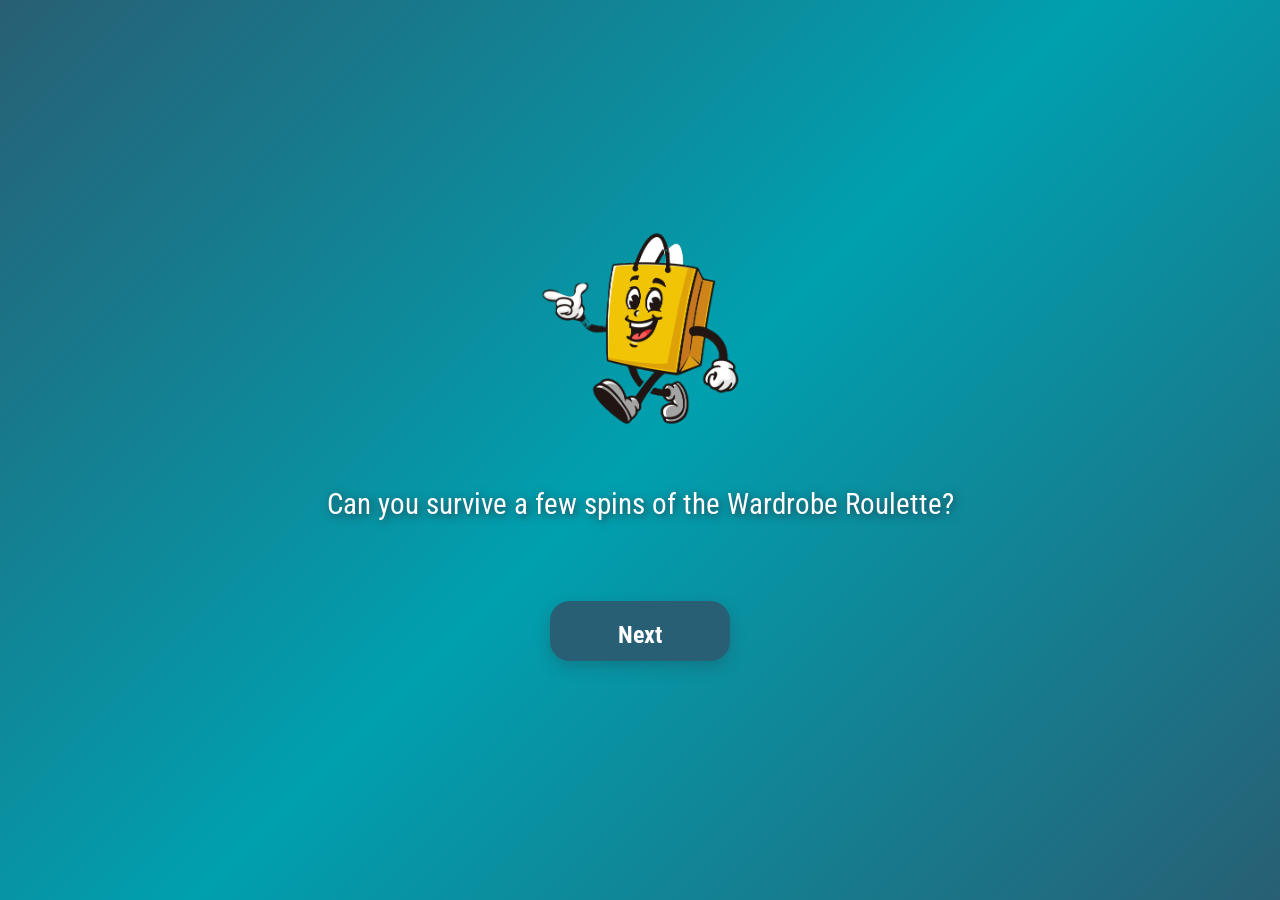
<file: index.html>
<!DOCTYPE html>
<html lang="en">
<head>
  <meta charset="UTF-8">
  <meta name="viewport" content="width=device-width, initial-scale=1.0">
  <title>Budget Boss - Start</title>
  <link rel="stylesheet" href="style.css">
</head>
<body class="start-screen">

  <div class="slides-container">
    <div class="slide" id="slide0">
      <img src="images/shopping_bag_man_pixian_ai.png" alt="Mannequin">
      <p>Can you survive a few spins of the Wardrobe Roulette?</p>
    </div>

    <div class="slide" id="slide1">
      <img src="images/shopping_bag_man_pixian_ai.png" alt="Mannequin">
      <p>Your goal: Pick shirts and bottoms wisely to stay under budget. Expensive items are tempting, but can you afford them?</p>
    <p class="tip">💡 Tip: Always check the price tag! Knowing the cost helps you make smart choices.</p>

    </div>

    <div class="slide" id="slide2">
      <img src="images/shopping_bag_man_pixian_ai.png" alt="Mannequin">
      <p>Watch your total spent at the top of the screen. Go over budget and you can’t submit your outfit!</p>
    <p class="tip">💡 Did you know? Creating a budget means planning how to spend your money wisely.</p>

    </div>

    <div class="slide" id="slide3">
      <img src="images/shopping_bag_man_pixian_ai.png" alt="Mannequin">
      <p>Each outfit choice has a cost. Mix and match carefully! Are you ready to spin the wheel?</p>
    <p class="tip">💡 Smart shoppers compare prices and look for the best value, not just the cheapest or most expensive items.</p>

    </div>

<div class="slide" id="slide4">
  <img src="images/shopping_bag_man_pixian_ai.png" alt="Clothing Info" style="width:250px; margin-bottom:20px;">
  
  <p style="font-size:1.5rem; line-height:2rem; text-align:left; max-width:600px; margin:auto;">
    <strong>Clothing is essential for every household member!</strong><br><br>
    - Clothing tends to wear out quickly, especially children's items and work clothes.<br>
    - It's easy to get carried away while shopping online. Consider setting a monthly limit.<br>
    - You may splurge on a designer item, but most clothes can be found at affordable stores.<br><br>
    <strong>DID YOU KNOW?</strong> The average family in America spends <strong>$2,000 per year</strong> on clothing!<br>
    Items in this category typically cost <strong>$22–$110 per month</strong>, and most people budget between <strong>2%–5% of their monthly income</strong>.
  </p>
</div>

    <div class="slide-controls">
    <button id="prevBtn">← Previous</button>
    <button id="nextBtn">Next </button>
    </div> 

  </div>

  <script>
    let currentSlide = 0;
    const totalSlides = 5;

function showSlide(index) {
  for (let i = 0; i < totalSlides; i++) {
    const slide = document.getElementById(`slide${i}`);
    slide.style.display = 'none';
    slide.classList.remove('active');
  }

  const activeSlide = document.getElementById(`slide${index}`);
  activeSlide.style.display = 'flex';
  activeSlide.classList.add('active');

  document.getElementById('prevBtn').style.display =
    index === 0 ? 'none' : 'inline-block';
}

    document.getElementById('nextBtn').onclick = () => {
      currentSlide++;
      if (currentSlide < totalSlides) {
        showSlide(currentSlide);
      } else {
        window.location.href = 'wheel.html';
      }

    }

    document.getElementById('prevBtn').onclick = () => {
  if (currentSlide > 0) {
    currentSlide--;
    showSlide(currentSlide);
  }
}


    showSlide(currentSlide);
  </script>

</body>
</html>
</file>
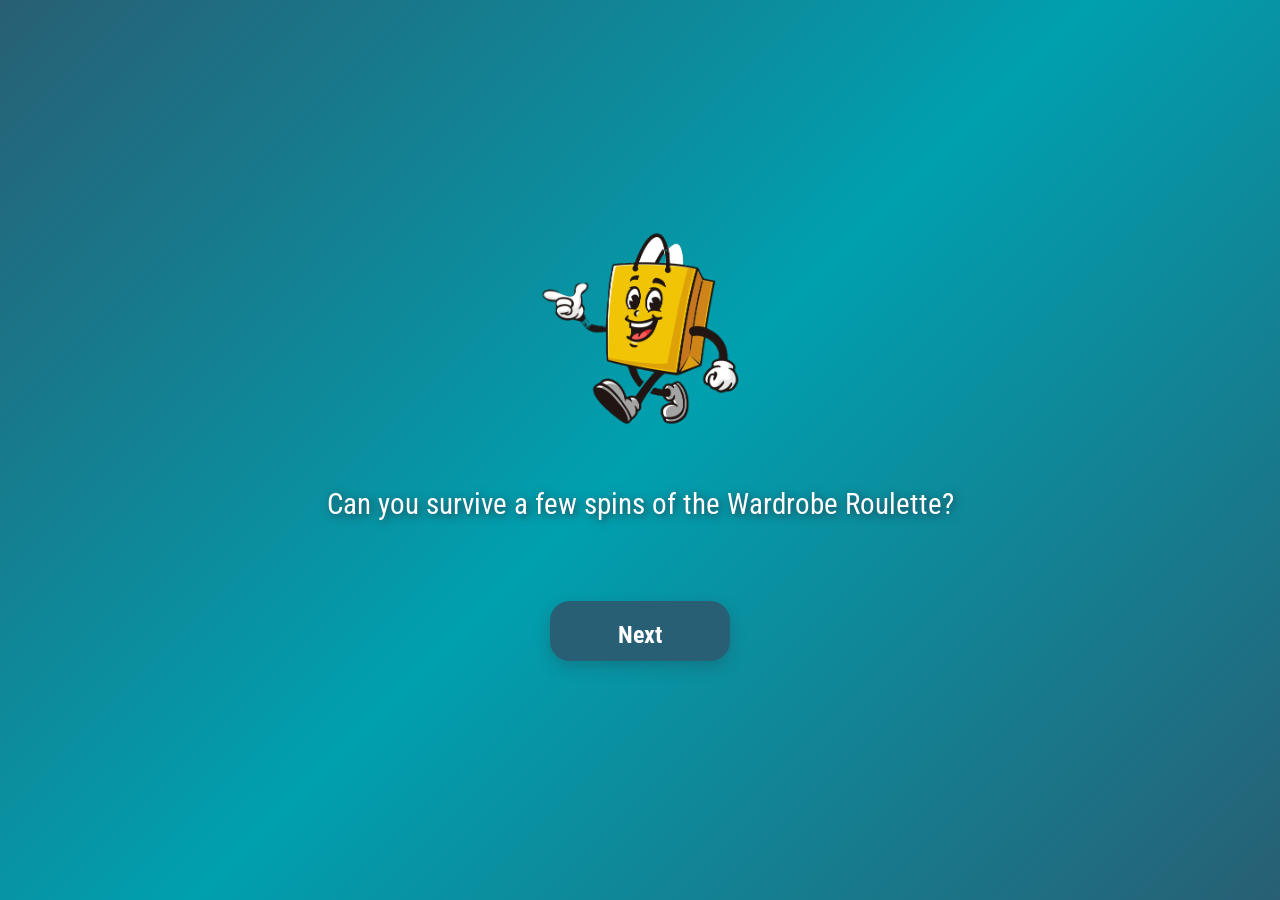
<file: start.html>
<!DOCTYPE html>
<html lang="en">
<head>
  <meta charset="UTF-8">
  <meta name="viewport" content="width=device-width, initial-scale=1.0">
  <title>Budget Boss - Start</title>
  <link rel="stylesheet" href="style.css">
</head>
<body class="start-screen">

  <div class="slides-container">
    <div class="slide" id="slide0">
      <img src="images/shopping_bag_man_pixian_ai.png" alt="Mannequin">
      <p>Can you survive a few spins of the Wardrobe Roulette?</p>
    </div>

    <div class="slide" id="slide1">
      <img src="images/shopping_bag_man_pixian_ai.png" alt="Mannequin">
      <p>Your goal: Pick shirts and bottoms wisely to stay under budget. Expensive items are tempting, but can you afford them?</p>
    <p class="tip">💡 Tip: Always check the price tag! Knowing the cost helps you make smart choices.</p>

    </div>

    <div class="slide" id="slide2">
      <img src="images/shopping_bag_man_pixian_ai.png" alt="Mannequin">
      <p>Watch your total spent at the top of the screen. Go over budget and you can’t submit your outfit!</p>
    <p class="tip">💡 Did you know? Creating a budget means planning how to spend your money wisely.</p>

    </div>

    <div class="slide" id="slide3">
      <img src="images/shopping_bag_man_pixian_ai.png" alt="Mannequin">
      <p>Each outfit choice has a cost. Mix and match carefully! Are you ready to spin the wheel?</p>
    <p class="tip">💡 Smart shoppers compare prices and look for the best value, not just the cheapest or most expensive items.</p>

    </div>

<div class="slide" id="slide4">
  <img src="images/shopping_bag_man_pixian_ai.png" alt="Clothing Info" style="width:250px; margin-bottom:20px;">
  
  <p style="font-size:1.5rem; line-height:2rem; text-align:left; max-width:600px; margin:auto;">
    <strong>Clothing is essential for every household member!</strong><br><br>
    - Clothing tends to wear out quickly, especially children's items and work clothes.<br>
    - It's easy to get carried away while shopping online. Consider setting a monthly limit.<br>
    - You may splurge on a designer item, but most clothes can be found at affordable stores.<br><br>
    <strong>DID YOU KNOW?</strong> The average family in America spends <strong>$2,000 per year</strong> on clothing!<br>
    Items in this category typically cost <strong>$22–$110 per month</strong>, and most people budget between <strong>2%–5% of their monthly income</strong>.
  </p>
</div>

    <div class="slide-controls">
    <button id="prevBtn">← Previous</button>
    <button id="nextBtn">Next</button>
    </div> 

  </div>

  <script>
    let currentSlide = 0;
    const totalSlides = 5;

function showSlide(index) {
  for (let i = 0; i < totalSlides; i++) {
    const slide = document.getElementById(`slide${i}`);
    slide.style.display = 'none';
    slide.classList.remove('active');
  }

  const activeSlide = document.getElementById(`slide${index}`);
  activeSlide.style.display = 'flex';
  activeSlide.classList.add('active');

  document.getElementById('prevBtn').style.display =
    index === 0 ? 'none' : 'inline-block';
}

    document.getElementById('nextBtn').onclick = () => {
      currentSlide++;
      if (currentSlide < totalSlides) {
        showSlide(currentSlide);
      } else {
        window.location.href = 'wheel.html';
      }

    }

    document.getElementById('prevBtn').onclick = () => {
  if (currentSlide > 0) {
    currentSlide--;
    showSlide(currentSlide);
  }
}


    showSlide(currentSlide);
  </script>

</body>
</html>
</file>
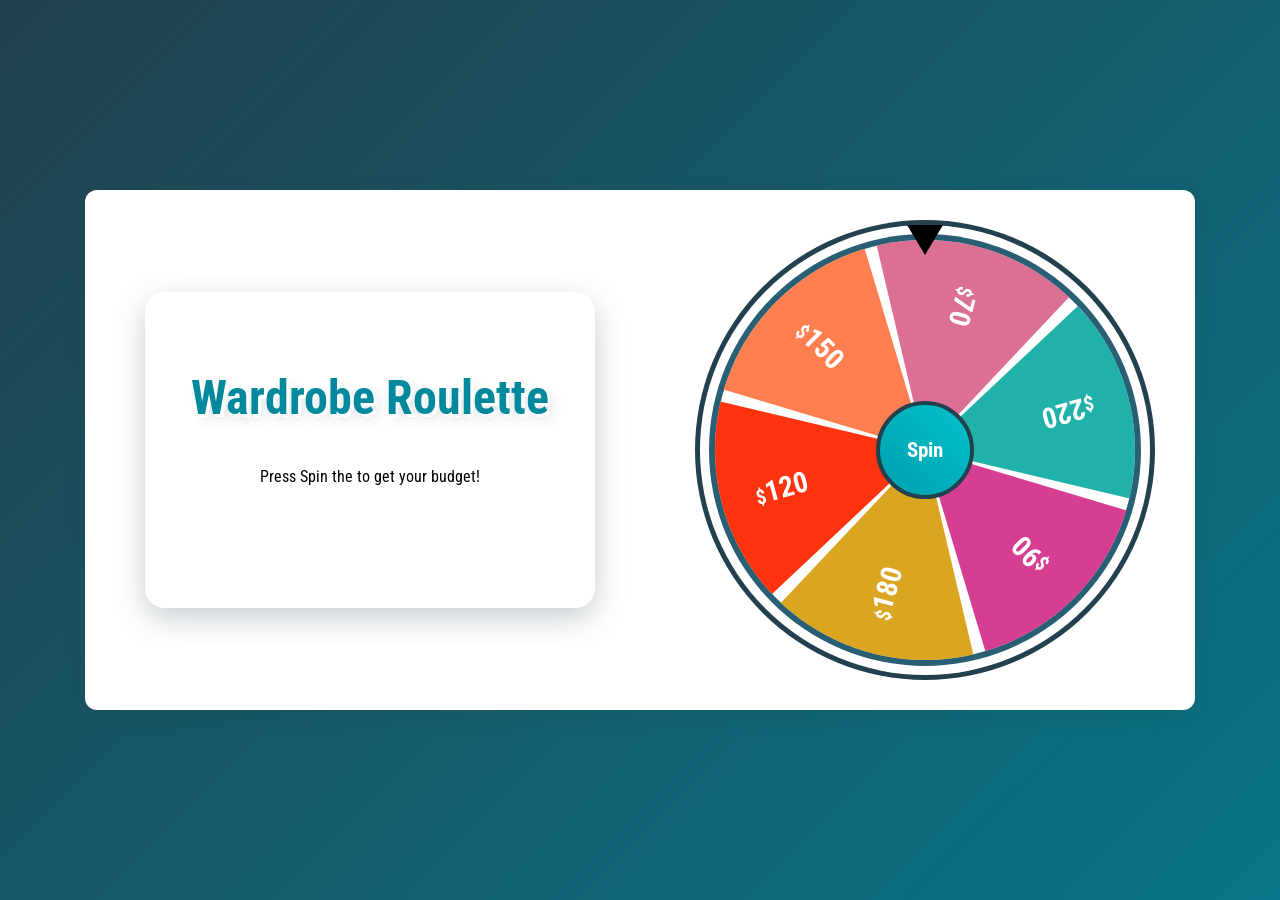
<file: wheel.html>
<!DOCTYPE html>
<html lang="en">
<head>
  <meta charset="UTF-8">
  <meta name="viewport" content="width=device-width, initial-scale=1.0">
  <title>Wardrobe Roulette</title>
  <link rel="stylesheet" href="style.css">
  <link href="https://fonts.googleapis.com/css2?family=Fredoka:wght@600&display=swap" rel="stylesheet">
</head>
<body class="wheel-page">

  <div class="container">

    <!-- LEFT IDE -->
    <div class="wheel-info">
  <h1>Wardrobe Roulette</h1>
  <p> Press Spin the to get your budget!</p>

  <p id = "budgetDisplay" class = "budget-text"></p>
  <button id="startGameBtn" class="start-btn" style="display:none;" onclick="startGame()">Start Choosing Outfit</button>
    </div>
<div class="wheel-container">

  <div class="spinBtn" id="spinBtn">Spin</div>

  <div class="wheel" id="wheel">
      <div class="number" style="--i:1; --clr:#db7093;"><span>70</span></div>
      <div class="number" style="--i:2; --clr:#20b2aa;"><span>220</span></div>
      <div class="number" style="--i:3; --clr:#d63e92;"><span>90</span></div>
      <div class="number" style="--i:4; --clr:#daa520;"><span>180</span></div>
      <div class="number" style="--i:5; --clr:#ff340f;"><span>120</span></div>
      <div class="number" style="--i:6; --clr:#ff7f50;"><span>150</span></div>
  </div>

</div>
</div>




  <script src="game.js"></script>
</body>
</html>
</file>
<file: style.css>
@import url('https://fonts.googleapis.com/css2?family=Montserrat:wght@400;700&family=Roboto+Condensed:wght@400;700&display=swap');

/* GAME PAGE STYLES */
body.game-page {
  background: linear-gradient(135deg, #285F74, #00C0CA); /* blue gradient */
  font-family: 'Roboto Condensed', sans-serif;
  min-height: 100vh;
  margin: 0;
  padding: 20px;
  color: #000;
  display: flex;
  justify-content: center;
  align-items: flex-start;
}

body.game-page .container {
  background: white;        /* opaque for contrast */
  color: #22404d;              /* dark text */
  width: 750px;
  margin: 40px auto;
  padding: 30px;
  border-radius: 12px;
  box-shadow: 0 6px 20px rgba(34,64,77,0.2);
}

/* Headings */
.container h2 {
  font-size: 2.5rem;
  margin-bottom: 15px;
  font-family: 'Montserrat', sans-serif;
}

#clothingRack h3 {
  font-size: 1.8rem;
  margin-bottom: 10px;
  font-family: 'Montserrat', sans-serif;
}

/* Game container layout */
.game-container {
  display: flex;
  gap: 30px;
  align-items: flex-start;
  justify-content: flex-start; /* so info box sits to the right of the rack */
}


/* Mannequin */
.mannequin-container {
  position: relative;
  width: 300px;
  height: 550px;
  border: 2px dashed #00a0af;  /* optional dashed border to show empty space */
  border-radius: 12px;
  background: #FFFFFF;       /* light background so clothes stand out */
}


#mannequin {
  width: 100%;
  height: auto;
}

#mannequinLayer {
  position: absolute;
  top: 0;
  left: 0;
  width: 100%;
  height: 100%;
  pointer-events: none;
  z-index: 10; /* make clothes appear on top */
}

/* Clothing rack items */
#itemsContainer {
  display: flex;
  flex-wrap: wrap;
  justify-content: flex-start;
  max-width: 400px;
}

.item {
  border: 2px solid #285f74;
  border-radius: 8px;
  padding: 5px;
  margin: 5px;
  cursor: pointer;
  width: 90px;
  text-align: center;
  position: relative;
  transition: transform 0.2s;
  background: #fff;
}

.item:hover {
  transform: scale(1.1);
  border-color: 00c0ca;
}

.selected {
  border: 2px solid green;
  background: rgba(0,193,202,0.1);
}

/* Clothing images pop */
#itemsContainer .item img {
  width: 60px;
  height: auto;
  box-shadow: 0 4px 10px rgba(34,64,77,0.15);
  margin-bottom: 5px;
}

/* Arrows for cycling colors */
/* ---------------- Arrows for cycling colors ---------------- */
/* ---------------- Arrows for cycling colors ---------------- */
.arrow {
  cursor: pointer;
  background: none;
  border: none;
  font-size: 14px;
  position: absolute;
  top: 35%;
  width: 20px;
  height: 20px;
  color: #22404d;
  font-weight: bold;
  text-align: center;
  line-height: 20px;
  padding: 0;
  margin: 0;
  opacity: 0.7;
  transition: all 0.2s ease;
  z-index: 20;  /* ensures arrows are above clothes */
}

.arrow:hover {
  transform: scale(1.2);
  opacity: 1;
  color: #00889c;
}

.arrow.left {
  left: -3px;   /* move slightly inwards so it doesn’t overlap image */
}

.arrow.right {
  right: -3px;  /* move slightly inwards so it doesn’t overlap image */
}



/* Buttons */
button {
    font-family: 'Roboto Condensed', sans-serif;
  padding: 12px 20px;
  margin: 10px 5px;
  font-size: 1rem;
  border-radius: 10px;
  border: none;
  cursor: pointer;
  background: linear-gradient(45deg, #00889c, #285f74);
  color: #fff;
box-shadow: 0 6px 12px rgba(34, 64, 77, 0.3);  transition: all 0.3s ease;
  transition: all 0.3s ease;
}

button:hover {
  transform: scale(1.05);
  background: linear-gradient(45deg, #00C0CA, #00889C);

box-shadow: 0 6px 12px rgba(34, 64, 77, 0.3);
}

/* Drawer */
#drawer {
  margin-top: 20px;
  padding: 15px;
  border-radius: 10px;
  font-size: 18px;
  transition: all 0.3s ease;
  text-align: center;
}

.locked {
  background: #00c0ca;
}

.unlocked {
  background: #00c0ca;
  transform: translateY(-5px);
  box-shadow: 0 5px 15px rgba(0,0,0,0.3);
}

.game-container {
  display: flex;
  justify-content: space-between; /* mannequin left, rack+controls right */
  align-items: flex-start;
  gap: 30px;
  margin-top: 20px;
}

.controls-container {
  display: flex;
  flex-direction: column; /* stack timer and buttons vertically */
  align-items: flex-end;  /* move everything to the right */
  gap: 10px;              /* space between elements */
}

.controls-container button {
  width: 150px;          /* optional: same size for buttons */
}

/* Wheel Page */
body.wheel-page {
  font-family: 'Roboto Condensed', sans-serif;
  margin: 0;
  min-height: 100vh;

  display: flex;
  justify-content: center;
  align-items: center;

  background: linear-gradient(135deg,#22404d,#00889c,#00a0af, #285f74);
  background-size: 400% 400%;
  animation: gradientMove 12s ease infinite;
}

@keyframes gradientMove {
  0% { background-position: 0% 50%; }
  50% { background-position: 100% 50%; }
  100% { background-position: 0% 50%; }
}

.wheel-layout {
  display: flex;
  flex-direction: column;   /* STACK EVERYTHING */
  align-items: center;      /* center horizontally */
  gap: 40px;
}
.wheel {
  backface-visibility: hidden;
  transform-style: preserve-3d;
  will-change: transform;
}

.wheel-info {
  background: white;
  padding: 45px;
  border-radius: 20px;
  box-shadow: 0 10px 30px rgba(34,64,77,0.25);
  text-align: center;
  width: 360px;

  display: flex;
  flex-direction: column;   /* stack budget + start button */
  align-items: center;
  gap: 15px;
}

.wheel-info h1 {
  font-size: 3rem;
  color: #00889c;
  margin-bottom: 10px;

  text-shadow:
    3px 3px 0 #fff,
    6px 6px 12px rgba(34,64,77,0.15);
}

.subtitle {
  font-size: 1.2rem;
  margin-bottom: 25px;
}

.spin-btn,
.start-btn {
  font-size: 1.3rem;
  font-weight: bold;
  padding: 15px 28px;
  margin-top: 10px;

  background: linear-gradient(45deg, #00A0AF, #00C0CA);
  color: white;
  border: none;
  border-radius: 30px;
  cursor: pointer;

  box-shadow:
    0 6px 0 #22404d,
    0 12px 20px rgba(0,0,0,0.3);

  transition: all 0.15s ease;
}

.spin-btn:hover,
.start-btn:hover {
  transform: scale(1.05);
}

.spin-btn:active,
.start-btn:active {
  transform: translateY(4px);
  box-shadow:
    0 2px 0 #22404d,
    0 6px 10px rgba(0,0,0,0.3);
}

.budget-text {
  font-size: 1.6rem;
  margin-top: 20px;
  color: #22404d;
  font-weight: bold;
}

body.wheel-page .container {
  display: flex;              /* 🔥 makes left/right layout */
  align-items: center;
  justify-content: space-between;
  gap: 80px;

  background: white;
  padding: 50px 60px;
  border-radius: 12px;
  box-shadow: 0 6px 20px rgba(34,64,77,0.2);
}



/* ========================================
   NEW CSS SLICE WHEEL
======================================== */

.wheel-container {
  position: relative;
  width: 420px;
  height: 420px;
  display: flex;
  justify-content: center;
  align-items: center;
  margin-left: 40px
}

/* Pointer */
/* Pointer / stopper */
.wheel-container::before {
  content: "";
  position: absolute;
  top: -15px;      /* move above wheel */
  width: 0;
  height: 0;
  border-left: 18px solid transparent;
  border-right: 18px solid transparent;
  border-top: 30px solid #000;   /* flipped */
  z-index: 20;
}
/* Wheel Circle */
.wheel {
  position: relative;
  width: 100%;
  height: 100%;
  border-radius: 50%;
  overflow: hidden;
  transition: transform 5s ease-out;
  box-shadow:
    0 0 0 6px #285f74,
    0 0 0 15px #fff,
    0 0 0 20px #22404d;
}

/* Wheel slices */
.wheel .number {
  position: absolute;
  width: 50%;
  height: 50%;
  transform-origin: bottom right;
  transform: rotate(calc(60deg * var(--i)));
  clip-path: polygon(0 0, 70% 0, 100% 100%, 0 70%);
  display: flex;
  justify-content: center;
  align-items: center;
  background: var(--clr);
}

.wheel .number span {
  transform: rotate(45deg);
  font-size: 1.8rem;
  font-weight: bold;
  color: #fff;
}

.wheel .number span::before {
  content: "$";
  font-size: 0.7em;
}





.bg-decor::before,
.bg-decor::after {
  content: "";
  position: fixed;
  width: 220px;
  height: 220px;
  border-radius: 50%;
  background: rgba(255,255,255,0.25);
  filter: blur(50px);
  animation: floaty 8s ease-in-out infinite;
}

.bg-decor::before {
  top: 10%;
  left: 5%;
}

.bg-decor::after {
  bottom: 10%;
  right: 5%;
  animation-delay: 4s;
}

@keyframes floaty {
  0%,100% { transform: translateY(0); }
  50% { transform: translateY(-30px); }
}



/* START SCREEN */
body.start-screen {
  display: flex;
  justify-content: center;
  align-items: center;
  height: 100vh;
  margin: 0;
  background: linear-gradient(135deg, #285f74, #00a0af, #285f74);
  font-family: 'Roboto Condensed', sans-serif;
  color: #fff;
}

.slides-container {
  display: flex;
  flex-direction: column;
  align-items: center;
  text-align: center;
  max-width: 700px;
  padding: 20px;
}

.slide {
  display: none; /* JS will show */
  flex-direction: column;
  align-items: center;
}

.slide img {
  width: 250px;
  margin-bottom: 30px;
}

.slide p {
  font-size: 1.8rem;
  margin-bottom: 40px;
  text-shadow: 2px 2px 8px #22404d;
}

#nextBtn {
  padding: 20px 50px;
  font-size: 1.5rem;
  font-weight: bold;
  background: #285F74;
  border: none;
  border-radius: 20px;
    font-family: 'Roboto Condensed', sans-serif;

  color: #fff;
  cursor: pointer;
  box-shadow: 0 6px 15px rgba(34,64,77,0.3);
  transition: all 0.3s ease;
}

#nextBtn:hover {
  transform: scale(1.1);
  box-shadow: 0 15px 25px rgba(34, 64, 77, 0.6);
}

.slide .tip {
  font-size: 1.2rem;
  margin-top: 10px;
  color: #fff;
  text-shadow: 1px 1px 3px #22404d;
  font-style: italic;
}


.slide-controls {
  margin-top: 30px;
  display: flex;
  justify-content: center;
  gap: 20px;
}

/* Make both buttons same size */
.slide-controls button {
  width: 180px;           /* same width for both */
  height: 60px;           /* same height */
  font-size: 1.5rem;      /* text size */
  border-radius: 15px;    /* rounded corners */
  border: none;
  cursor: pointer;
  background: #285F74;
  color: #fff;
  font-family: 'Roboto Condensed', sans-serif;
  box-shadow: 0 6px 15px rgba(34,64,77,0.3);
  text-align: center;     /* center the arrow/text */
}

.slide-controls button:hover {
  transform: scale(1.1);
}



body.wheel-page button {
  font-size: 1.3rem;
  font-weight: bold;
  padding: 15px 28px;

  background: linear-gradient(45deg,#00a0af,#00c0ca);
  border-radius: 30px;

  box-shadow:
    0 6px 0 #22404d,
    0 10px 20px rgba(0,0,0,0.3);

  transition: all 0.15s ease;
}

body.wheel-page button:active {
  transform: translateY(4px);
  box-shadow:
    0 2px 0 #22404d,
    0 6px 10px rgba(0,0,0,0.3);
}

/* Clothing spawn animation */
@keyframes dropIn {
  0% {
    transform: translate(-50%, -80px) scale(0.8);
    opacity: 0;
  }
  70% {
    transform: translate(-50%, 5px) scale(1.05);
    opacity: 1;
  }
  100% {
    transform: translate(-50%, 0) scale(1);
  }
}

.clothing-drop {
  animation: dropIn 0.45s ease-out;
}

@keyframes shakeWarning {
  0%,100% { transform: translateX(0); }
  25% { transform: translateX(-6px); }
  50% { transform: translateX(6px); }
  75% { transform: translateX(-4px); }
}

.budget-shake {
  animation: shakeWarning 0.4s;
}

@keyframes popSelect {
  0% { transform: scale(1); }
  50% { transform: scale(1.2); }
  100% { transform: scale(1); }
}

.pop {
  animation: popSelect 0.25s ease;
}

@keyframes unlockGlow {
  0% { box-shadow: 0 0 0 rgba(0,255,120,0); }
  50% { box-shadow: 0 0 25px rgba(0,255,120,0.9); }
  100% { box-shadow: 0 0 0 rgba(0,255,120,0); }
}

.unlocked {
  background: rgba(0, 192, 202, 0.2);
  animation: unlockGlow 0.8s ease;
}

.slide {
  opacity: 0;
  transform: translateX(40px);
  transition: all 0.5s ease;
}

.slide.active {
  opacity: 1;
  transform: translateX(0);
}

@keyframes titleReveal {
  0% {
    opacity: 0;
    transform: translateY(-40px) scale(0.9);
    letter-spacing: 8px;
  }
  60% {
    transform: translateY(5px) scale(1.05);
  }
  100% {
    opacity: 1;
    transform: translateY(0) scale(1);
    letter-spacing: 2px;
  }
}

.game-title {
  animation: titleReveal 1s ease-out forwards;
}

@keyframes floatSlow {
  0%,100% { transform: translateY(0); }
  50% { transform: translateY(-12px); }
}

.float-item {
  animation: floatSlow 5s ease-in-out infinite;
}

/* Spin button centered on wheel */
.wheel-container .spinBtn {
    font-family: 'Roboto Condensed', sans-serif;

  position: absolute;
  top: 50%;
  left: 50%;
  transform: translate(-50%, -50%);
  
  width: 90px;
  height: 90px;
  
  background: linear-gradient(45deg,#00a0af,#00c0ca);
  border-radius: 50%;
  border: 4px solid #22404d;
  z-index: 30;
  
  display: flex;
  justify-content: center;
  align-items: center;
  font-weight: bold;
  font-size: 1.3rem;
  color: #fff;
  cursor: pointer;
}
</file>
